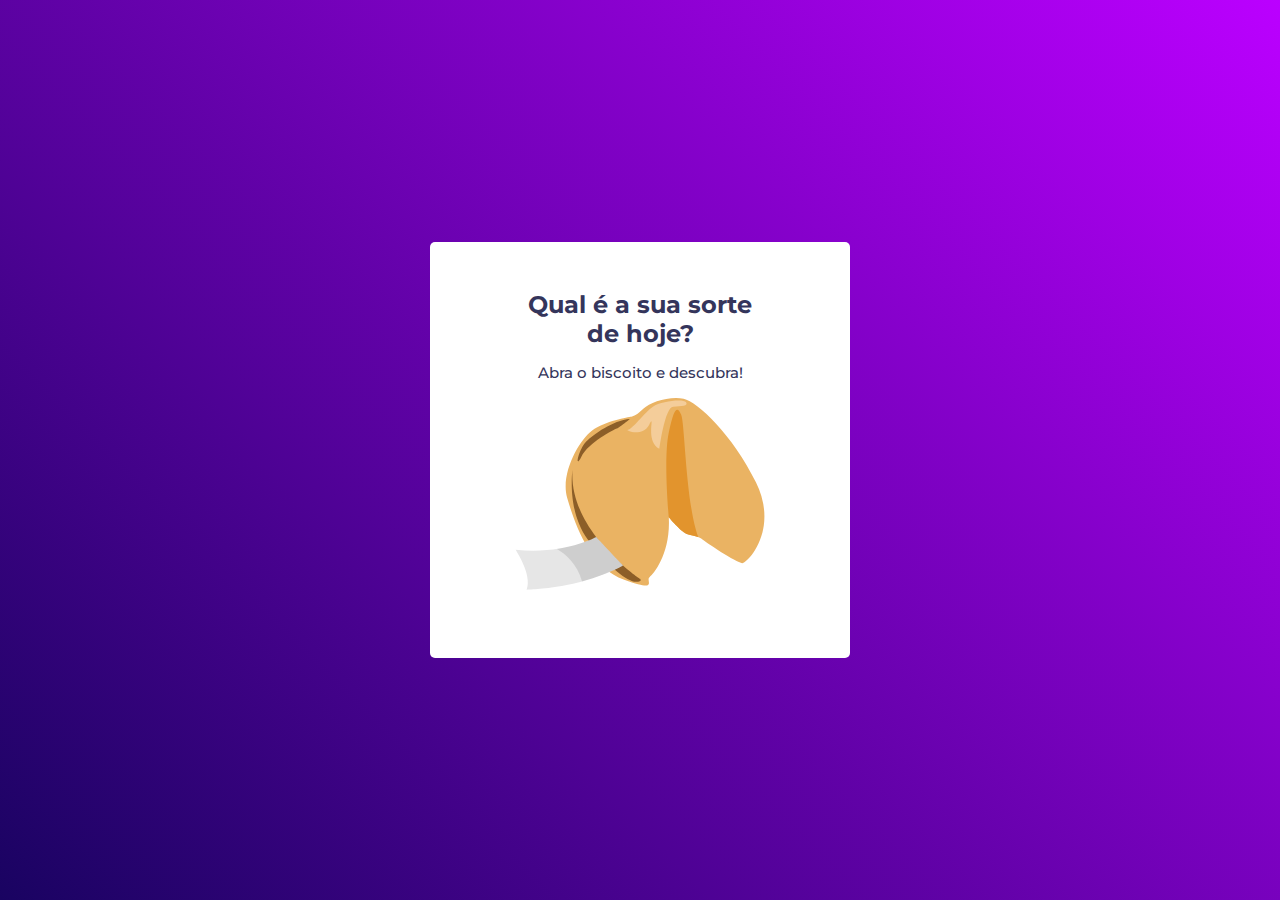
<file: biscoito_da_sorte/index.html>
<!DOCTYPE html>
<html lang="pt-br">
<head>
    <meta charset="UTF-8">
    <meta name="viewport" content="width=device-width, initial-scale=1.0">

    <link rel="preconnect" href="https://fonts.googleapis.com">
    <link rel="preconnect" href="https://fonts.gstatic.com" crossorigin>
    <link href="https://fonts.googleapis.com/css2?family=Dancing+Script:wght@400..700&family=Montserrat:ital,wght@0,100..900;1,100..900&display=swap" rel="stylesheet">

    <link rel="stylesheet" href="style.css">

    <title>Biscoito da Sorte</title>
</head>
<body>
    <div id="main-box">

        <div class="screen1">
            <h1>Qual é a sua sorte<br>de hoje?</h1>
            <h2>Abra o biscoito e descubra!</h2>
            <button onclick="swapScreens()"><img src="images/cookie.svg" alt=""></button>
        </div>

        <div class="screen2 hide">
            <h1>Aqui está sua sorte<br>de hoje:</h1>
            <div id="sorte">
                <p>Se alguém está tão cansado que não possa te dar um sorriso, deixa-lhe o teu.</p>
            </div>
            <img src="./images/opened-cookie.svg" alt="">
            <button onclick="swapScreens()">Abrir outro biscoito</button>
        </div>
    
    </div>
</body>
<script src="./main.js"></script>
</html>
</file>
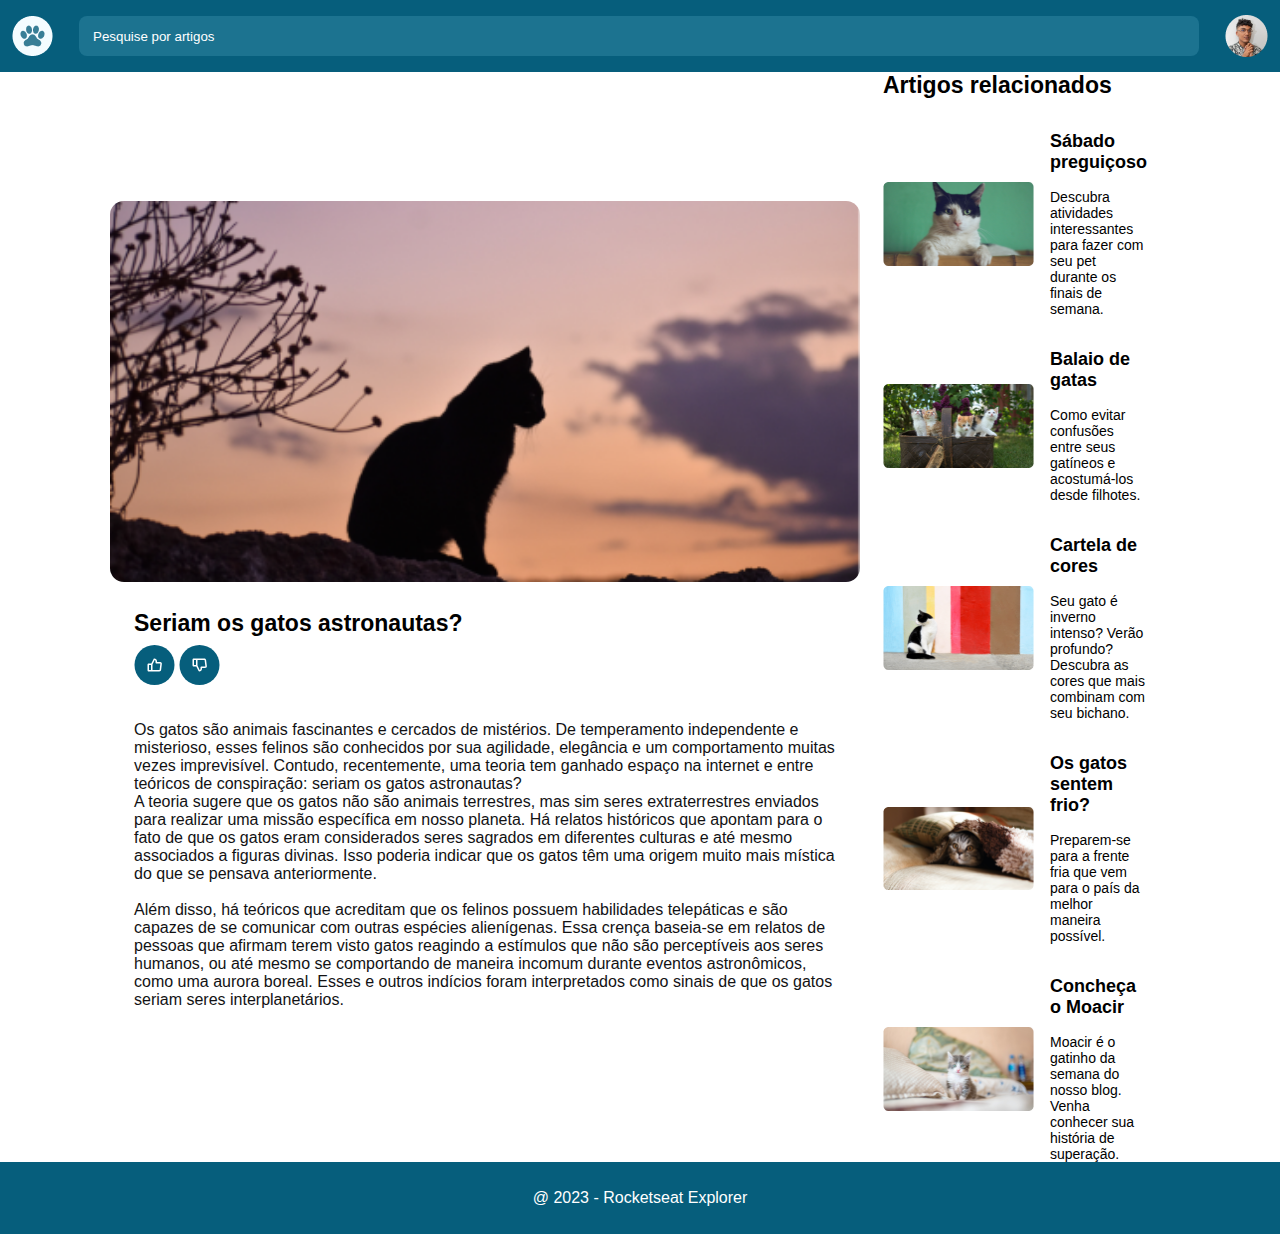
<file: blog_gatos/index.html>
<!DOCTYPE html>
<html lang="pt-br">
<head>
    <meta charset="UTF-8">
    <meta name="viewport" content="width=device-width, initial-scale=1.0">
    <title>Blog de gatos</title>

    <link rel="stylesheet" href="style.css">
</head>
<body>
    <div class="blog">
        <header>
            <img src="assets/paw.png" alt="logo da página">
            
            <form>
                <div class="input-wrapper">
                    <label for="search-box">Pesquise por artigos</label>
                    <input type="text" id="search-box" placeholder="Pesquise por artigos">
                </div>
            </form>
            
            <img src="assets/Jojo.png" alt="imagem de avatar">
        </header>
        <main>
            <div class="content">
                <img src="assets/gato_1.png" alt="imagem de um gato preto no por do sol">
                <nav class="text">
                    <h1>Seriam os gatos astronautas?</h1>
                    <ul>
                        <img src="assets/thumb_down.svg" alt="imagem de um polegar para cima" style="transform: scaleY(-1);">
                        <img src="assets/thumb_down.svg" alt="imagem de um polegar para baixo">
                    </ul>

                    <p>
                        Os gatos são animais fascinantes e cercados de mistérios. 
                        De temperamento independente e misterioso, esses felinos são conhecidos por sua agilidade, 
                        elegância e um comportamento muitas vezes imprevisível. 
                        Contudo, recentemente, uma teoria tem ganhado espaço na internet e entre teóricos de conspiração: 
                        seriam os gatos astronautas? <br>
                        A teoria sugere que os gatos não são animais terrestres, 
                        mas sim seres extraterrestres enviados para realizar uma missão específica em nosso planeta. 
                        Há relatos históricos que apontam para o fato de que os gatos eram considerados seres sagrados em diferentes culturas 
                        e até mesmo associados a figuras divinas. 
                        Isso poderia indicar que os gatos têm uma origem muito mais mística do que se pensava anteriormente. <br>
                        <br>
                        Além disso, há teóricos que acreditam que os felinos possuem habilidades telepáticas 
                        e são capazes de se comunicar com outras espécies alienígenas. Essa crença baseia-se em relatos de pessoas que afirmam 
                        terem visto gatos reagindo a estímulos que não são perceptíveis aos seres humanos, 
                        ou até mesmo se comportando de maneira incomum durante eventos astronômicos, 
                        como uma aurora boreal. Esses e outros indícios foram interpretados como sinais de que os gatos seriam seres interplanetários.
                    </p>
                </nav>
            </div>
            <div class="related">
                <h1>Artigos relacionados</h1>

                <div class="article">
                    <img src="assets/art_1.png" alt="Imagem de um gato">
                    <ul>
                        <li>
                            <h2>Sábado preguiçoso</h2>                            
                        </li>
                        <li>
                            <p>Descubra atividades 
                                interessantes para fazer com seu pet durante os 
                                finais de semana.</p>
                        </li>
                    </ul>
                </div>

                <div class="article">
                    <img src="assets/art_2.png" alt="Imagem de um gato">
                    <ul>
                        <li>
                            <h2>Balaio de gatas</h2>
                        </li>
                        <li>
                            <p>Como evitar confusões entre seus 
                                gatíneos e acostumá-los desde filhotes.</p>
                        </li>
                    </ul>
                </div>

                <div class="article">
                    <img src="assets/art_3.png" alt="Imagem de um gato">
                    <ul>
                        <li>
                            <h2>Cartela de cores</h2>
                        </li>
                        <li>
                            <p>Seu gato é inverno intenso? 
                                Verão profundo? Descubra as cores que mais 
                                combinam com seu bichano.</p>
                        </li>
                    </ul>
                </div>

                <div class="article">
                    <img src="assets/art_4.png" alt="Imagem de um gato">
                    <ul>
                        <li>
                            <h2>Os gatos sentem frio?</h2>
                        </li>
                        <li>
                            <p>Preparem-se para a frente fria que vem 
                                para o país da melhor maneira possível.</p>
                        </li>
                    </ul>
                </div>

                <div class="article">
                    <img src="assets/art_5.png" alt="Imagem de um gato">
                    <ul>
                        <li>
                            <h2>Concheça o Moacir</h2>
                        </li>
                        <li>
                            <p>Moacir é o gatinho da semana do nosso blog. 
                                Venha conhecer sua história de superação.</p>
                        </li>
                    </ul>
                </div>
            </div>
        </main>
        <footer>@ 2023 - Rocketseat Explorer</footer>
    </div>
</body>
</html>
</file>
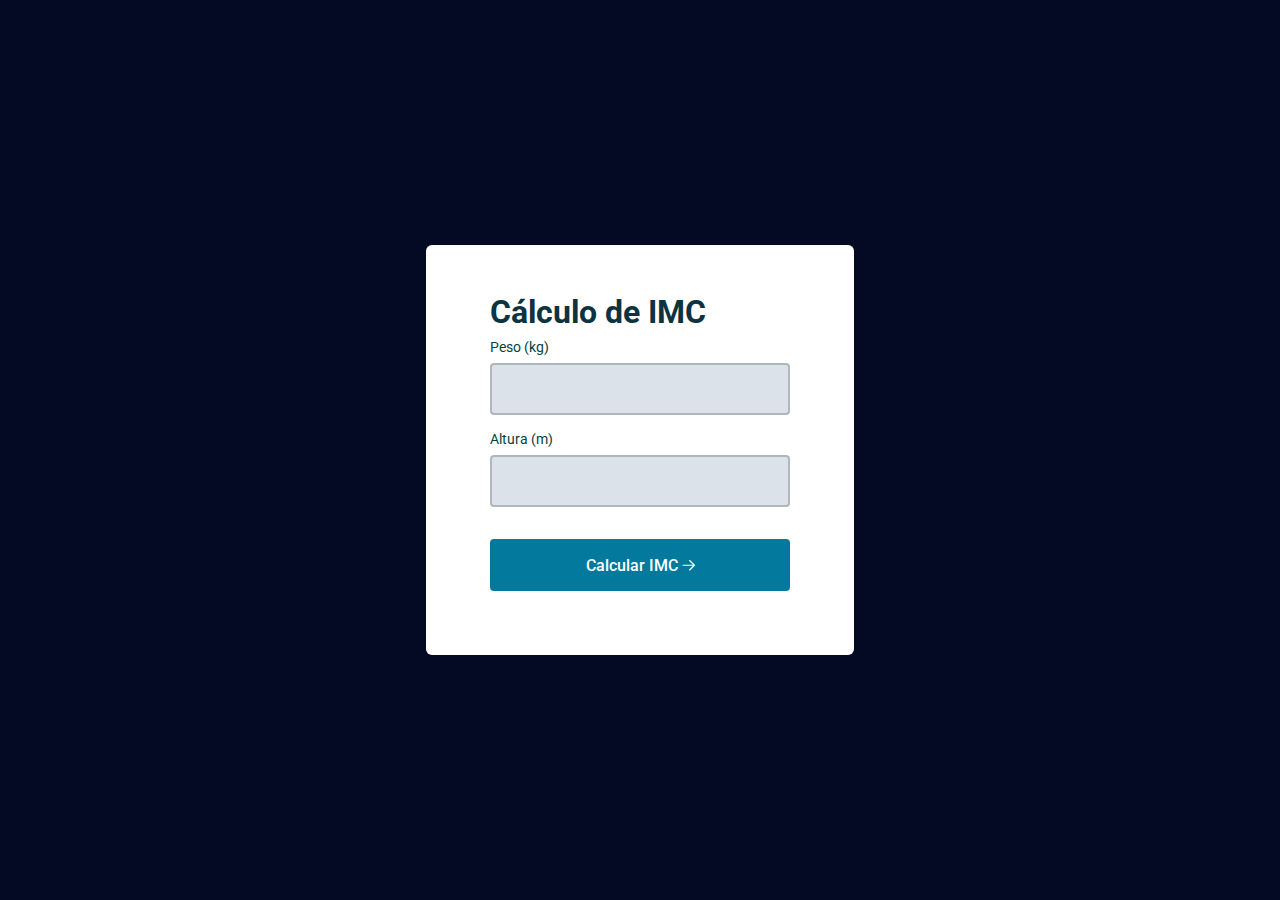
<file: calculadora_imc/index.html>
<!DOCTYPE html>
<html lang="pt-br">
<head>
    <meta charset="UTF-8">
    <meta name="viewport" content="width=device-width, initial-scale=1.0">

    <link rel="preconnect" href="https://fonts.googleapis.com">
    <link rel="preconnect" href="https://fonts.gstatic.com" crossorigin>
    <link href="https://fonts.googleapis.com/css2?family=Roboto:ital,wght@0,100;0,300;0,400;0,500;0,700;0,900;1,100;1,300;1,400;1,500;1,700;1,900&display=swap" rel="stylesheet">

    <script src="./js/main.js" type="module" defer></script>

    <link rel="stylesheet" href="style.css">
    <title>Calculadora de IMC</title>
</head>
<body>
    <div class="error-popup hide">Erro</div>
    <div class="popup-wrapper hide">
        <div id="popup">
            <h1>Seu imc é de 00.00</h1>
            <button id="close-popup"><img src="images/close.svg" alt=""></button>
        </div>
    </div>
    <main>
        <h1>Cálculo de IMC</h1>

        <form>

            <div class="input-wrapper">
                <label for="weight">Peso (kg)</label>
                <input type="text" id="weight" autocomplete="off">
            </div>
    
            <div class="input-wrapper">
                <label for="height">Altura (m)</label>
                <input type="text" id="height" autocomplete="off">
            </div>

            <button type="submit" id="calc-button">Calcular IMC <img src="images/arrow.svg" alt=""></button>

        </form>
    </main>
</body>
</html>
</file>
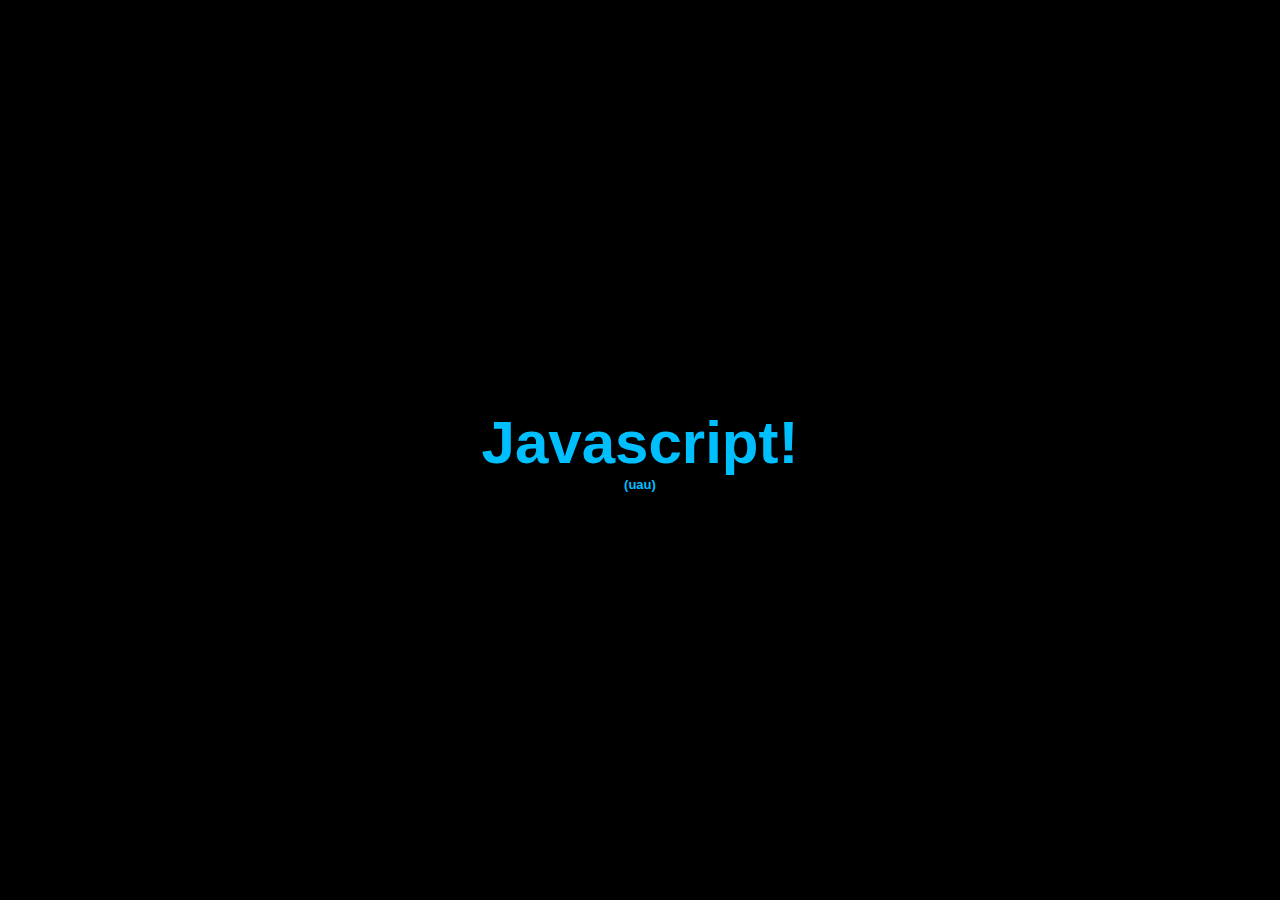
<file: calculadora_js/index.html>
<!DOCTYPE html>
<html lang="en">
<head>
    <meta charset="UTF-8">
    <meta name="viewport" content="width=device-width, initial-scale=1.0">

    <link rel="stylesheet" href="style.css">

    <title>Javascript</title>
</head>
<body>
    <div>
        <h1>Javascript!</h1>
        <h2>(uau)</h2>
    </div>
    <script src="coisa.js"></script>
</body>
</html>
</file>
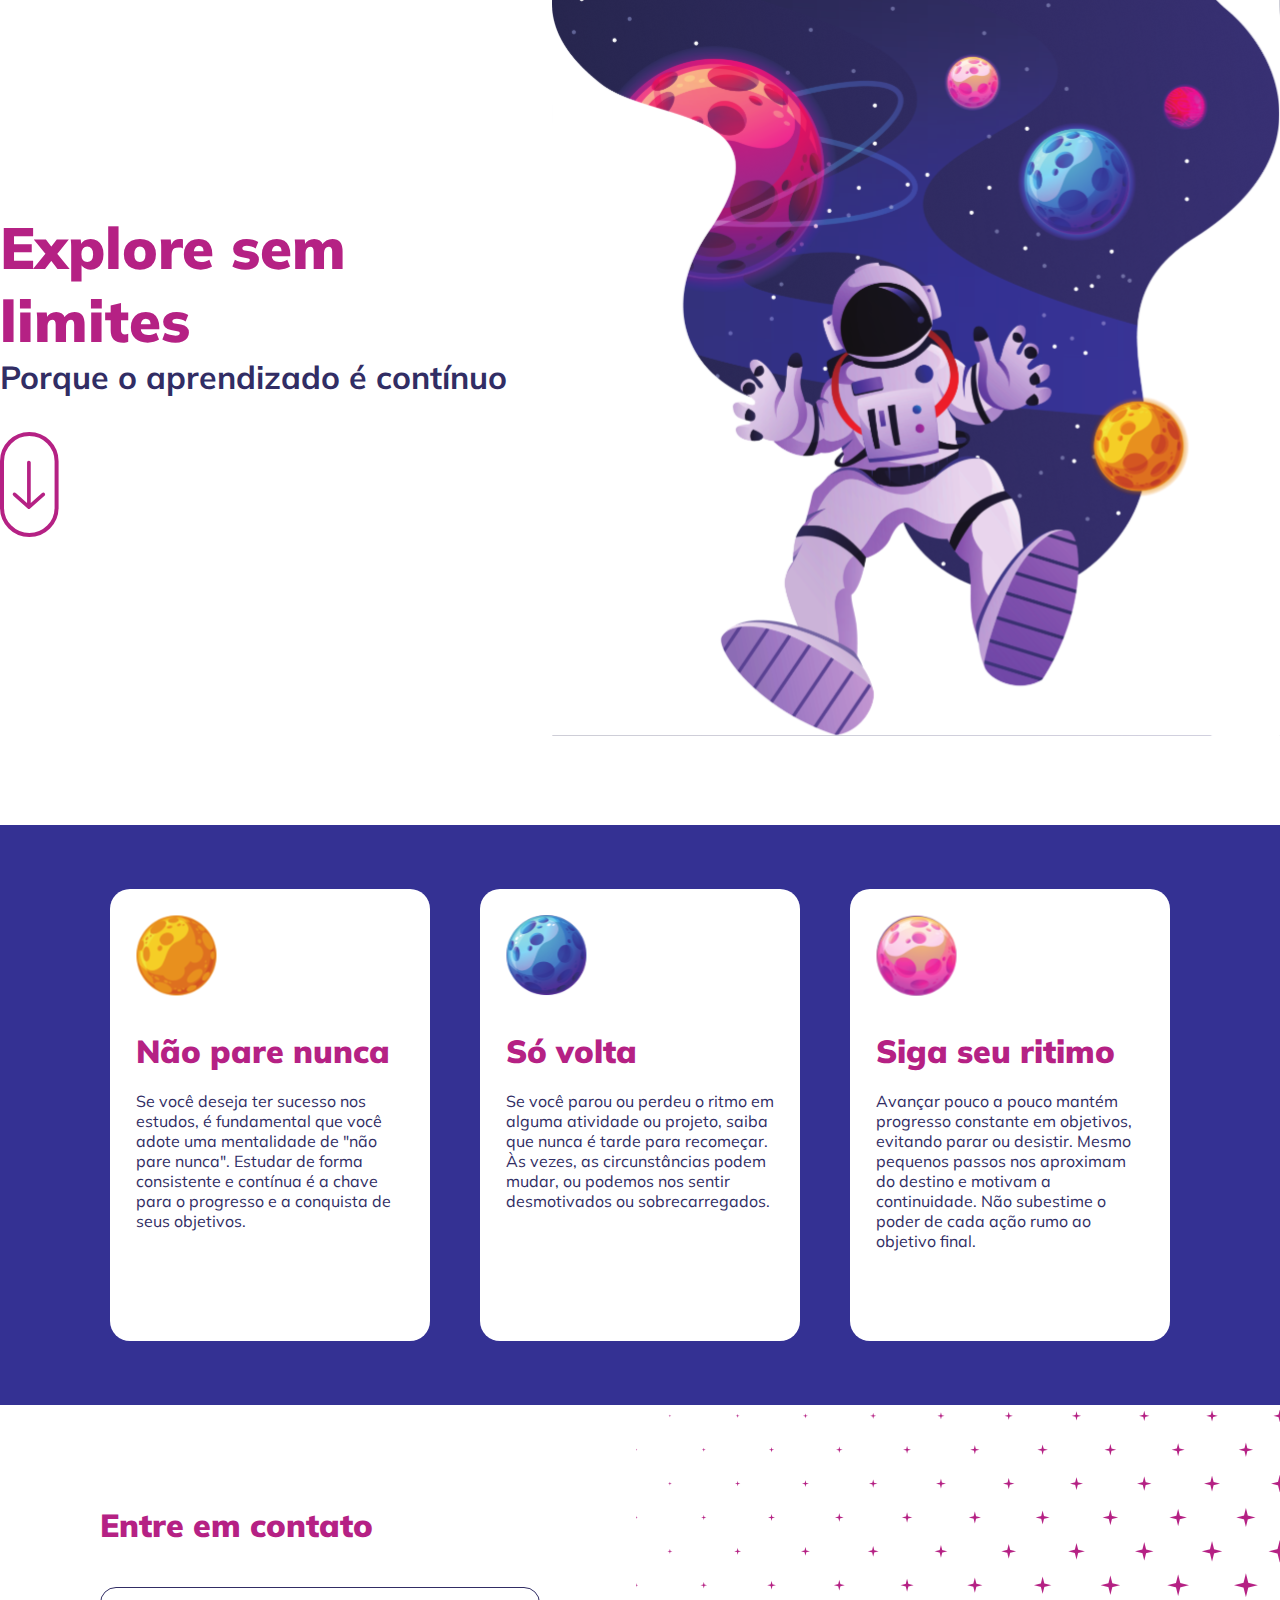
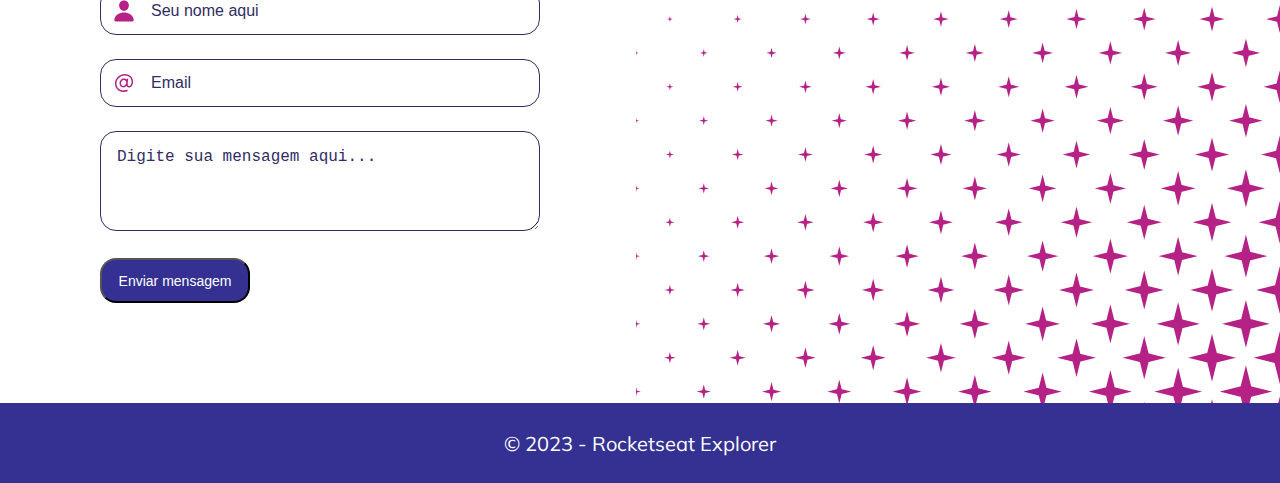
<file: explore_sem_limites/index.html>
<!DOCTYPE html>
<html lang="pt-br">
<head>
    <meta charset="UTF-8">
    <meta name="viewport" content="width=device-width, initial-scale=1.0">

    <link rel="preconnect" href="https://fonts.googleapis.com">
<link rel="preconnect" href="https://fonts.gstatic.com" crossorigin>
<link href="https://fonts.googleapis.com/css2?family=Mulish:ital,wght@0,200..1000;1,200..1000&display=swap" rel="stylesheet">

    <link rel="stylesheet" href="style.css">

    <title>Explore sem Limites</title>
</head>
<body>

    <header>
        <img src="imagens/astronaut.svg" alt="desenho de um astronauta" id="astronaut">
        <div>
            <ul>
                <li><h1>Explore sem limites</h1></li>
                <li><h2>Porque o aprendizado é contínuo</h2></li>
            </ul>
            <img src="imagens/arrow.svg" alt="seta para baixo">
        </div>
    </header>

    <main>
        <div class="window">
            <img src="imagens/yellow_planet.svg" alt="desenho de um planeta amarelo">
            <nav>
                <h1>Não pare nunca</h1>
                <p>Se você deseja ter sucesso nos estudos, é fundamental que você adote uma mentalidade de "não pare nunca". Estudar de forma consistente e contínua é a chave para o progresso e a conquista de seus objetivos.</p>
            </nav>
        </div>

        <div class="window">
            <img src="imagens/blue_planet.svg" alt="desenho de um planeta azul">
            <nav>
                <h1>Só volta</h1>
                <p>Se você parou ou perdeu o ritmo em alguma atividade ou projeto, saiba que nunca é tarde para recomeçar. Às vezes, as circunstâncias podem mudar, ou podemos nos sentir desmotivados ou sobrecarregados.</p>
            </nav>
        </div>

        <div class="window">
            <img src="imagens/pink_planet.svg" alt="desenho de um planeta rosa">
            <nav>
                <h1>Siga seu ritimo</h1>
                <p>Avançar pouco a pouco mantém progresso constante em objetivos, evitando parar ou desistir. Mesmo pequenos passos nos aproximam do destino e motivam a continuidade. Não subestime o poder de cada ação rumo ao objetivo final.</p>
            </nav>
        </div>

    </main>
    <form id="message-form">
        <div class="fieldset-wrapper">
            <legend>
                Entre em contato
            </legend>
            
            <nav class="input-wrapper">
                <label for="user-name">Seu nome</label>
                <input type="text" id="user-name" placeholder="Seu nome aqui">
                <img src="imagens/person.svg" alt="">
            </nav>
            
            <nav class="input-wrapper">
                <label for="user-email">Email</label>
                <input type="text" id="user-email" placeholder="Email">
                <img src="imagens/at.svg" alt="">
            </nav>
            
            <nav class="input-wrapper">
                <label for="user-message">Digite sua mensagem aqui...</label>
                <textarea id="user-message" placeholder="Digite sua mensagem aqui..."></textarea>
            </nav>
            
            <input type="submit" class="button" form="message-form" value="Enviar mensagem"></input>
        </div>    
        <img src="imagens/stars.svg" alt="" id="stars">
            
        </form>
        
        <footer>
        <p> © 2023 - Rocketseat Explorer</p>
    </footer>
</body>
</html>
</file>
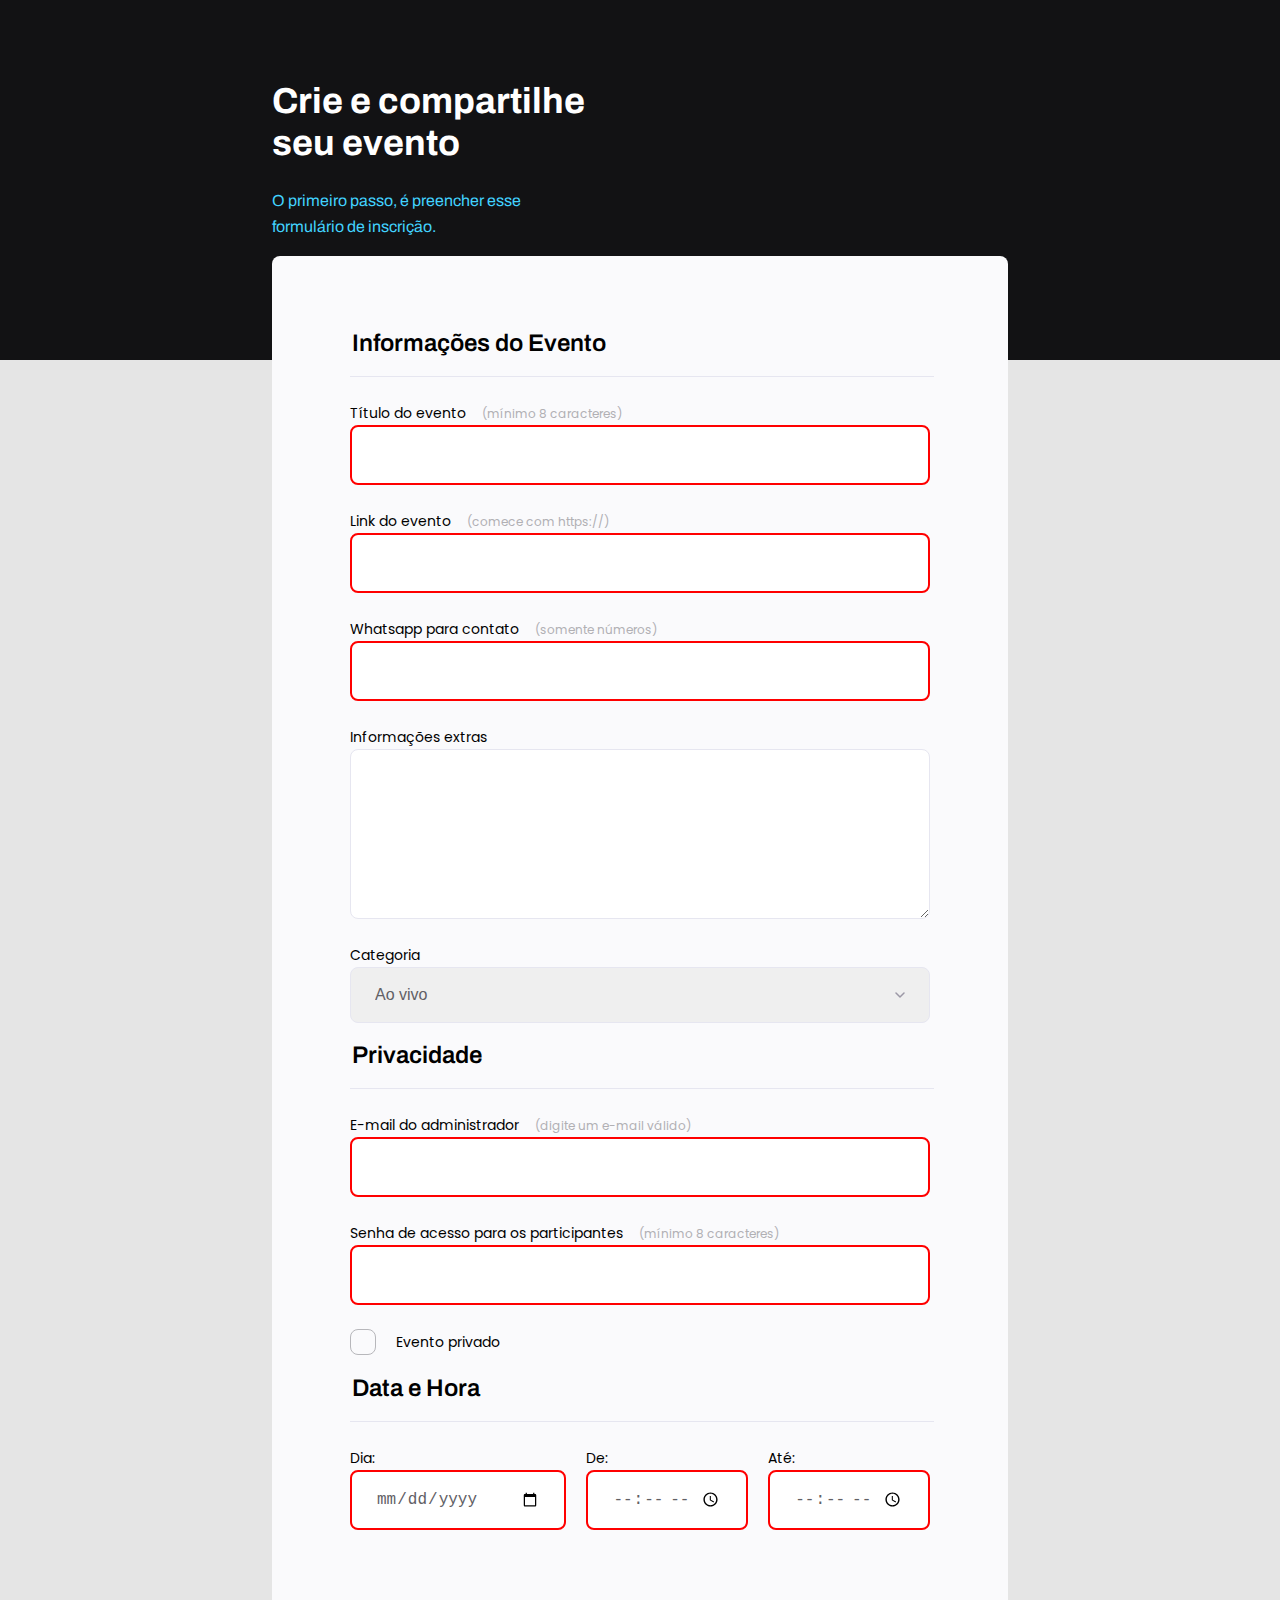
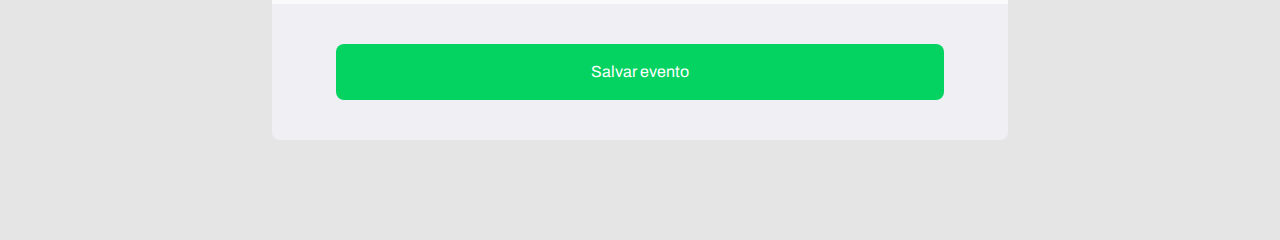
<file: formulario/index.html>
<!DOCTYPE html>
<html lang="pt-br">
<head>
    <meta charset="UTF-8">
    <meta name="viewport" content="width=device-width, initial-scale=1.0">
    <title>Crie seu evento</title>

    <link rel="stylesheet" href="style.css">

    <link rel="preconnect" href="https://fonts.googleapis.com">
    <link rel="preconnect" href="https://fonts.gstatic.com" crossorigin>
    <link href="https://fonts.googleapis.com/css2?family=Archivo:ital,wght@0,100..900;1,100..900&family=Poppins:ital,wght@0,100;0,200;0,300;0,400;0,500;0,600;0,700;0,800;0,900;1,100;1,200;1,300;1,400;1,500;1,600;1,700;1,800;1,900&display=swap" rel="stylesheet">

</head>
<body>
    <div class="page">

        <header>
            <h1>
                Crie e compartilhe <br>
                seu evento
            </h1>
            <p>
                O primeiro passo, é preencher esse <br>
                formulário de inscrição.
            </p>
        </header>

        <form id="my-form">
            <fieldset>
                <div class="fieldset-wrapper">
                    <legend>Informações do Evento</legend>

                    <div class="input-wrapper">
                        <label for="event-title">Título do evento <span>(mínimo 8 caracteres)</span></label>
                        <Input type="text" id="event-title" required minlength="8"></Input>
                    </div>

                    <div class="input-wrapper">
                        <label for="event-link">Link do evento <span>(comece com https://)</span></label>
                        <Input type="url" id="event-link" required></Input>
                    </div>

                    <div class="input-wrapper">
                        <label for="event-whatsapp">Whatsapp para contato <span>(somente números)</span></label>
                        <Input type="number" id="event-whatsapp" required></Input>
                    </div>

                    <div class="input-wrapper">
                        <label for="event-info">Informações extras</label>
                        <textarea id="event-info"></textarea>
                    </div>

                    <div class="input-wrapper">
                        <label for="event-category">Categoria</label>
                        <select id="event-category">
                            <option value="live">Ao vivo</option>
                            <option value="podcast">Podcast</option>
                            <option value="mentorship">Mentoria</option>
                        </select>
                    </div>

                </div>
            </fieldset>

            <fieldset>
                <div class="fieldset-wrapper">
                    <legend>Privacidade</legend>

                    <div class="input-wrapper">
                        <label for="event-email">E-mail do administrador <span>(digite um e-mail válido)</span></label>
                        <Input type="email" id="event-email" required></Input>
                    </div>

                    <div class="input-wrapper">
                        <label for="event-password">Senha de acesso para os participantes <span>(mínimo 8 caracteres)</span></label>
                        <Input type="password" id="event-password" required minlength="8"></Input>
                    </div>

                    <div class="checkbox-wrapper">
                        <Input type="checkbox" id="event-private"></Input>
                        <label for="event-private">Evento privado</label>
                    </div>

                </div>
            </fieldset>

            <fieldset>
                <div class="fieldset-wrapper">
                    <legend>Data e Hora</legend>

                    <div class="col-3">

                        <div class="input-wrapper">
                            <label for="event-date">Dia:</label>
                            <Input type="date" id="event-date" required></Input>
                        </div>
    
                        <div class="input-wrapper">
                            <label for="event-begin">De:</label>
                            <Input type="time" id="event-begin" required></Input>
                        </div>

                        <div class="input-wrapper">
                            <label for="event-end">Até:</label>
                            <Input type="time" id="event-end" required></Input>
                        </div>

                    </div>
                </div>
            </fieldset>

        </form>

        <footer>
            <input type="submit" class="button" form="my-form" value="Salvar evento">
        </footer>

    </div>    
</body>
</html>
</file>
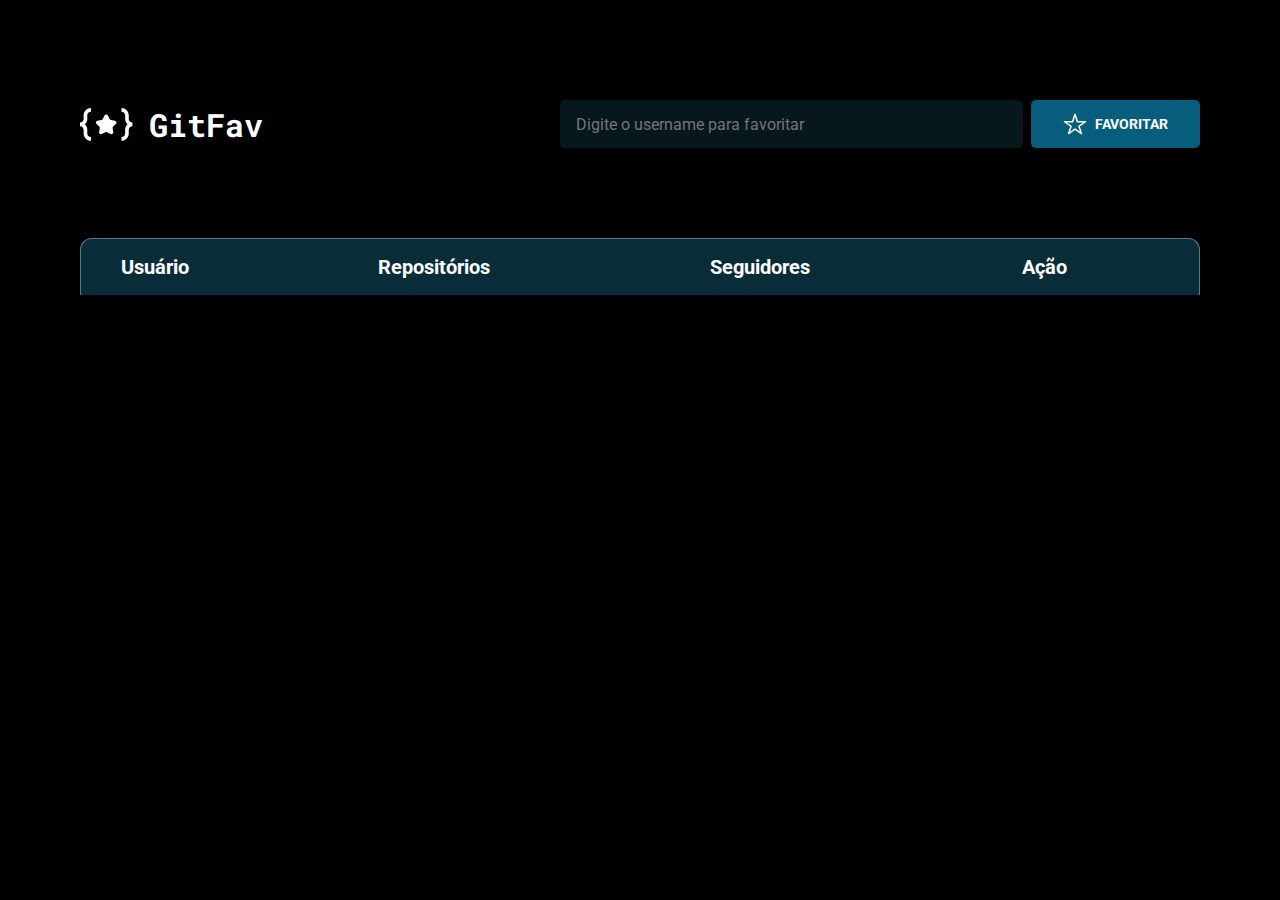
<file: gitfav/index.html>
<!DOCTYPE html>
<html lang="pt-br">
<head>
    <meta charset="UTF-8">
    <meta name="viewport" content="width=device-width, initial-scale=1.0">

    <link rel="preconnect" href="https://fonts.googleapis.com">
    <link rel="preconnect" href="https://fonts.gstatic.com" crossorigin>
    <link href="https://fonts.googleapis.com/css2?family=Roboto+Mono:ital,wght@0,100..700;1,100..700&family=Roboto:ital,wght@0,100..900;1,100..900&display=swap" rel="stylesheet">

    <link rel="stylesheet" href="style.css">

    <link rel="shortcut icon" href="assets/icon.svg" type="image/x-icon">

    <script src="./js/main.js" type="module" defer></script>

    <title>GitFav</title>
</head>
<body>
    <div id="app">

        <header>
            <span id="logo">
                <img src="assets/icon.svg" alt="Logo">
                <span>GitFav</span>
            </span>

            <div id="search">
                <input type="text" placeholder="Digite o username para favoritar">
                <button>
                    <img src="assets/fav_star.svg" alt="Imagem de uma estrela">Favoritar
                </button>
            </div>
        </header>

        <table>
            <thead>
                <tr>
                    <th>Usuário</th>
                    <th>Repositórios</th>
                    <th>Seguidores</th>
                    <th>Ação</th>
                </tr>                
            </thead>

            <tbody>               
            </tbody>
        </table>
        <div id="empty-state">
            <div>
                <img src="assets/empty_star.svg" alt="">
                <span>Nenhum favorito ainda</span>
            </div>
        </div>

    </div>    
</body>
</html>
</file>
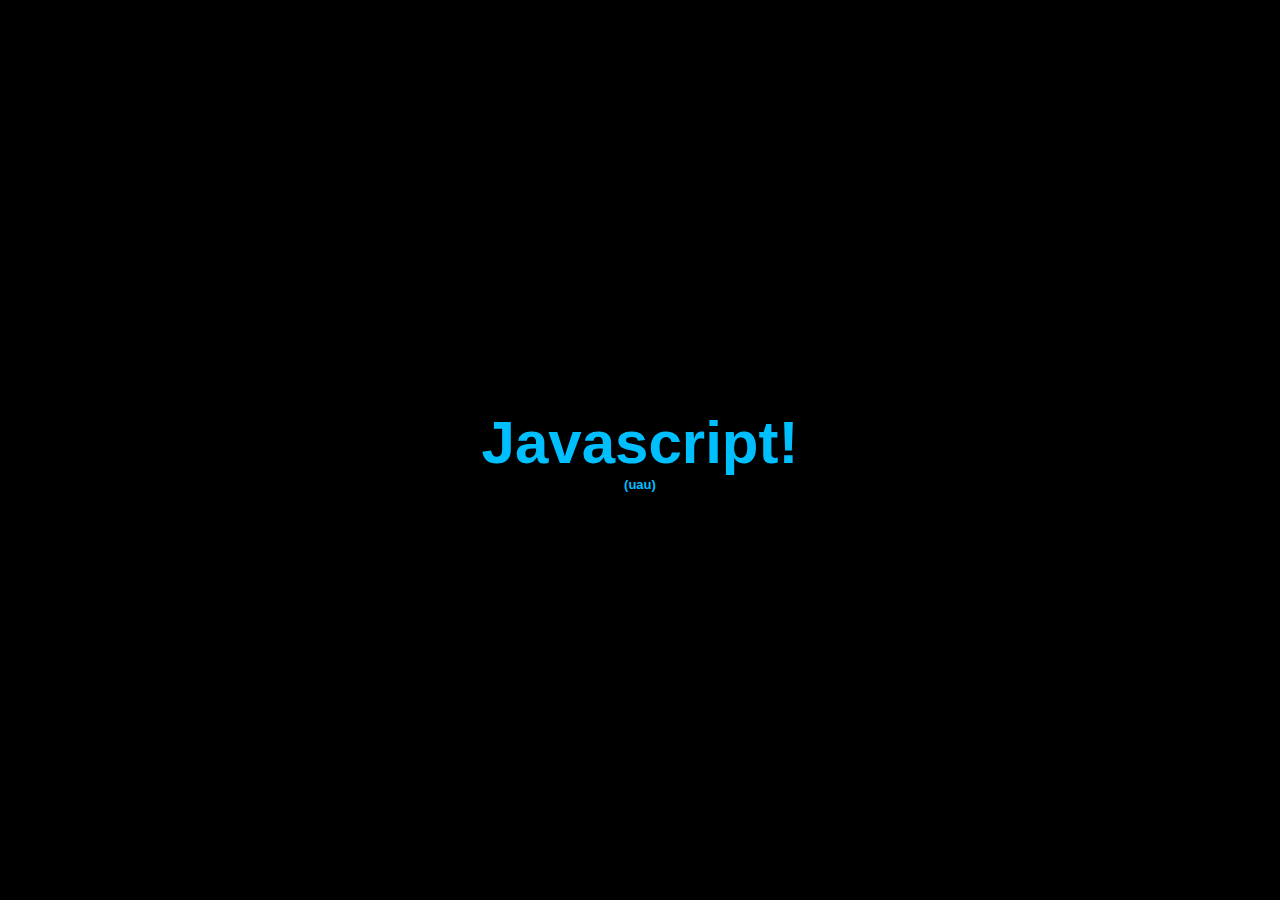
<file: intensivao/index.html>
<!DOCTYPE html>
<html lang="en">
<head>
    <meta charset="UTF-8">
    <meta name="viewport" content="width=device-width, initial-scale=1.0">

    <link rel="stylesheet" href="style.css">

    <title>Javascript</title>
</head>
<body>
    <div>
        <h1>Javascript!</h1>
        <h2>(uau)</h2>
    </div>
    <script src="main.js"></script>
</body>
</html>
</file>
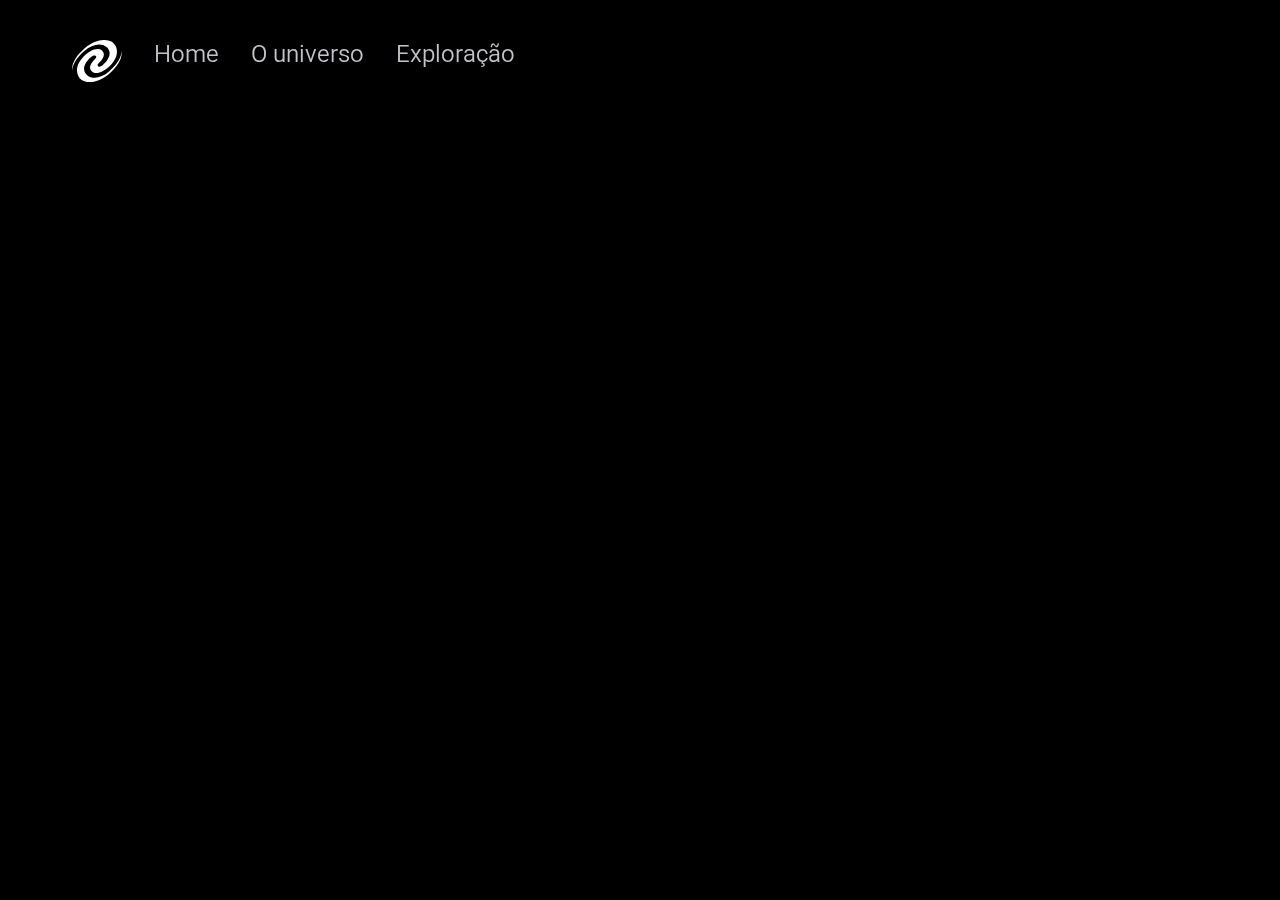
<file: universo/index.html>
<!DOCTYPE html>
<html lang="pt-br">
<head>
    <meta charset="UTF-8">
    <meta name="viewport" content="width=device-width, initial-scale=1.0">

    <link rel="preconnect" href="https://fonts.googleapis.com">
    <link rel="preconnect" href="https://fonts.gstatic.com" crossorigin>
    <link href="https://fonts.googleapis.com/css2?family=Roboto:ital,wght@0,100..900;1,100..900&display=swap" rel="stylesheet">

    <link rel="stylesheet" href="style.css">
    <link rel="shortcut icon" href="assets/universe.svg" type="image/x-icon">
    <title>Explore o Universo</title>
</head>
<body>

    <header>
        <img src="assets/universe.svg" alt="">
        <a href="/" id="/" onclick="route()">Home</a>
        <a href="/universe" id="/universe" onclick="route()">O universo</a>
        <a href="/exploration" id="/exploration" onclick="route()">Exploração</a>
    </header>

    <div id="app"></div>
    
</body>
<script src="./js/index.js" type="module"></script>
</html>
</file>
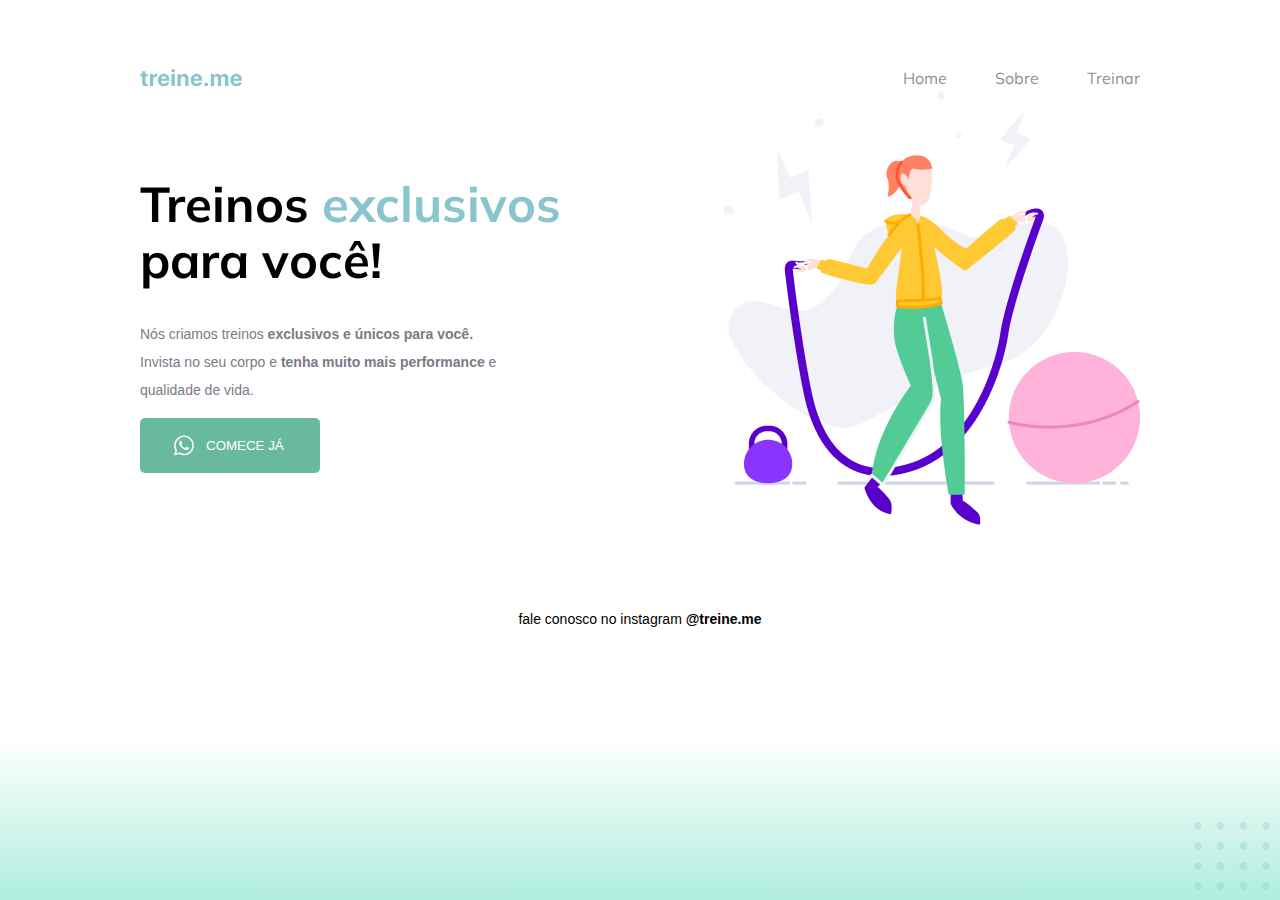
<file: treine-me/projeto_3.html>
<!DOCTYPE html>
<html lang="pt-br">
<head>
    <meta charset="UTF-8">
    <meta name="viewport" content="width=device-width, initial-scale=1.0">
    <title>Treine me</title>

    <link rel="stylesheet" href="projeto_03.css">

    <link rel="preconnect" href="https://fonts.googleapis.com">
    <link rel="preconnect" href="https://fonts.gstatic.com" crossorigin>

    <link href="https://fonts.googleapis.com/css2?family=Mulish:ital,wght@0,200..1000;1,200..1000&display=swap" rel="stylesheet">
    

</head>
<body>


<div class="page">
    
    <nav>
        <a href="#" id="logo">
            <img src="Logo.svg" alt="Logo Treine.me">
        </a>

        <ul>
            <li><a href="#">Home</a></li>
            <li><a href="#">Sobre</a></li>
            <li><a href="#">Treinar</a></li>
        </ul>
    </nav>
    

    <main>
        <section class="text">
            <h1>Treinos <span>exclusivos</span> <br> para você!</h1>

            <p>Nós criamos treinos <strong>exclusivos e únicos para você.</strong> <br>
                Invista no seu corpo e <strong>tenha muito mais performance</strong> e <br>
                qualidade de vida.
            </p>

            <button>
                <img src="wpp.svg" alt="ícone do whatsapp">
                Comece já
            </button>
        </section>

        <img src="jump.png" alt="mulher pulando corda">
    </main>

    <footer>
        fale conosco no instagram <a href="https://instagram.com/treine.me" target="_blank">@treine.me</a>
    </footer>
</div>

<img src="balls_3.svg" id="balls" alt="bolinhas decorativas azuladas no canto da tela">
    
</body>
</html>
</file>
<file: biscoito_da_sorte/style.css>
* {
    margin: 0;
    padding: 0;
    box-sizing: border-box;
    transition: .2s;
}

:root {
    font-size: 62.5%;
}

.hide {
    display: none;
}

body {
    font-size: 1.6rem;
    height: 100vh;
    background: rgb(25,3,97);
    background: linear-gradient(45deg, rgba(25,3,97,1) 0%, rgba(187,0,255,1) 100%);
    display: grid;
    font-family: 'Montserrat';
}

#main-box {
    width: 420px;
    background: white;
    border-radius: 5px;
    place-self: center;
    padding: 4.8rem 6.4rem 6.4rem;
}

.screen1, .screen2 {
    height: 100%;
    text-align: center;
}

.screen1 h1, .screen2 h1 {
    font-size: 2.4rem;
    color: #34355B;
}

.screen1 h2 {
    font-size: 1.5rem;
    color: #34355B;
    margin: 1.5rem 0;
    font-weight: 500;
}

.screen1 button {
    border: none;
    background: transparent;
}

.screen1 button:hover {
    cursor: pointer;
    animation: jitter .15s;
    animation-iteration-count: infinite;
}

#sorte {
    margin-top: 1.7rem;
    background: #E4EDF1;
    color: #000000;
    font-size: 2.4rem;
    font-family: 'Dancing Script';
    box-shadow: 0px 2px 4px rgba(0, 0, 0, 0.5);
    animation: hoverUp 1s;
}

.screen2 img {
    margin: 6rem 0;
}

.screen2 button {
    padding: 1.6rem;
    border: none;
    border-radius: .4rem;
    color: #FFFFFF;
    background: #FF9500;
    animation: popIn 2s;
}

.screen2 button:hover {
    background: #f8ae47;
    cursor: pointer;
}



@keyframes jitter {
    0% {
        transform: rotate(-5deg);
    }
    50% {
        transform: rotate(5deg);
    }
    100% {
        transform: rotate(-5deg);
    }
}

@keyframes hoverUp{
    0% {
        transform: translateY(+150%) scale(.5);
        opacity: 25%;
    }
    100% {
        transform: translateY(+0) scale(1);
        opacity: 100;
    }
}

@keyframes popIn {
    0% {
        opacity: 0%;
    }
    50% {
        opacity: 0%;        
    }
    100% {
        opacity: 100%;        
    }
}
</file>
<file: blog_gatos/style.css>
* {
    margin: 0;
    padding: 0;
    box-sizing: border-box;
}

:root {
    font-size: 62.5%;
    --background-blue: #065E7C;
}

body {
    font-size: 1.6rem;
    font-family: 'Mulish', sans-serif;
}

header {
    display: flex;
    align-items: center;

    width: 100%;
    height: 7.2rem;

    padding: 2.6rem 1.2rem 2.6rem;

    background: var(--background-blue);
}

header form {
    margin: 0 2.6rem;

    flex: 1;
}

.input-wrapper input {
    height: 4rem;
    width: 100%;

    color: white;

    background: #1c7390;
    border: none;
    border-radius: .8rem;
    padding-left: 1.4rem;
}

.input-wrapper input::placeholder {
    color: white;
}

.input-wrapper label {
    width: 1px;
    height: 1px;
    overflow: hidden;
    position: absolute;
}

main {
    overflow-y: scroll;
}

.content {
    max-width: 80rem;
    margin: auto;
}

.content > img {
    width: min(80rem, 100%);
    border-radius: 14px;
}

h1 {
    font-size: 2.3rem;
}

.text ul {
    margin-top: .8rem;
}

.content .text{
    padding: 2.4rem;
}

.text p {
    margin-top: 3.2rem;
    color: #121214;
}

.related {
    padding: 0 2.3rem;
    margin: auto;

    display: flex;
    flex-direction: column;
    flex-wrap: wrap;
    align-content: center;
}

.article {
    margin-top: 3.2rem;
    max-width: fit-content;
    display: flex;
    align-items: center;
}

.article img {
    margin-right: 1.6rem;
    max-width: 15.1rem;
    max-height: 8.4rem;
}

.article ul {
    list-style: none;
}

.article h2 {
    font-size: 1.8rem;

    margin-bottom: 1.6rem;
}

.article p {
    font-size: 1.4rem;
}

footer {
    width: 100%;
    height: 7.2rem;

    display: flex;
    align-items: center;
    justify-content: center;

    background: var(--background-blue);
    color: white;
}

@media (min-width: 1120px) {
    main {
        display: flex;
        padding: 0 11rem;
    }
}

header{
    animation: FromTop 600ms;
}

footer {
    animation: FromBottom 600ms;
}

* {
    animation: PopIn 600ms;
}

.article > img:hover {
    scale: 1.1;
}

@keyframes PopIn{
    from{
        opacity: 0;
    }
}

@keyframes FromTop{
    from{
        transform: translateY(-100%);
    }
}

@keyframes FromBottom{
    from{
        transform: translateY(+100%);
    }
}
</file>
<file: calculadora_imc/style.css>
* {
    margin: 0;
    padding: 0;
    box-sizing: border-box;
}

:root {
    font-size: 62.5%;
}

body {
    height: 100vh;
    background-color: #040924;
    display: grid;
    place-content: center;
    font-family: 'Roboto';
}

.error-popup {
    width: 100vw;
    height: 3.6rem;
    top: 0;
    background-color: #F03E3E;
    position: absolute;
    display: grid;
    place-content: center;
    font-size: 1.6rem;
    font-weight: 500;
    color: white;
    transition: transform .3s;
}

.error-popup.hide {
    transform: translateY(-3.6rem);
}

.popup-wrapper {
    width: 100vw;
    height: 100vh;
    position: absolute;
    display: grid;
    place-content: center;
    background-color: rgba(00, 00, 00, .5);
    transition: .2s;
}

.popup-wrapper.hide {
    opacity: 0;
    visibility: hidden;
}

#popup {
    position: relative;
    padding: 4.8rem 6.4rem 6.4rem 6.4rem;
    background-color: white;
    border-radius: .6rem;
}

#popup h1 {
    font-size: 3.2rem;
    color: #0C3440;
}

#close-popup {
    position: absolute;
    top: 1.6rem;
    right: 1.6rem;
    border: none;
    background: none;
}

#close-popup:hover {
    scale: 1.1;
}

button:hover {
    cursor: pointer;
}

main {
    width: 42.8rem;
    background-color: white;
    border-radius: .6rem;
    padding: 4.8rem 6.4rem 6.4rem 6.4rem;
}

main > h1 {
    font-size: 3.2rem;
    color: #0C3440;
    margin-bottom: .8rem;
}

label {
    font-size: 1.4rem;
    color: #00453A;
}

.input-wrapper input {
    width: 30rem;
    height: 5.2rem;
    padding: 1.6rem;
    font-family: 'Roboto';
    font-size: 1.6rem;
    color: rgba(73, 80, 87, .5);
    background-color: #DCE2E9;
    border: 2px solid rgba(73, 80, 87, .3);
    border-radius: .4rem;
    margin-top: .8rem;
    margin-bottom: 1.6rem;
    outline: none;
}

.input-wrapper input:focus {
    border: 2px solid #02799D;
    color: #212529;    
}

#calc-button {
    width: 30rem;
    height: 5.2rem;
    font-family: 'Roboto';
    font-size: 1.6rem;
    font-weight: 500;
    color: white;
    background-color: #02799D;
    border: none;
    border-radius: .4rem;
    margin-top: 1.6rem;
    transition: .2s;
}

#calc-button:hover {   
    background-color: #008bb5;
}
</file>
<file: calculadora_js/style.css>
* {
    padding: 0;
    margin: 0;
    box-sizing: border-box;
    background: black;
    color: deepskyblue;
}

html, body{
    height: 100%;
}

body, div {
    display: flex;
    flex-direction: column;
    align-items: center;
    justify-content: center;
    font-family: 'Gill Sans', 'Gill Sans MT', Calibri, 'Trebuchet MS', sans-serif;
}

h1 {
    font-size: 60px;
}

h2 {
    font-size: small;
    font-weight: 600;
}
</file>
<file: explore_sem_limites/style.css>
* {
    padding: 0;
    margin: 0;
    box-sizing: border-box;
}

:root {
    font-size: 62.5%;
}

body {
    font-family: 'Mulish', sans-serif;
}

header {
    display: flex;
    flex-direction: column;
    
    align-items: center;
    height: max(73rem);
}

header div {
    display: flex;
    flex-direction: column;
    align-items: center;
}

#astronaut {
    width: min(100%, 40rem);
}

header ul {
    display: flex;
    flex-direction: column;
    align-items: center;
    margin-top: 1.7rem;
    margin-bottom: 3.5rem;
    list-style: none;
}

h1, legend {
    font-size: 3.2rem;
    font-weight: 900;
    color: #B52184;
}

header h2, p {
    font-size: 2rem;
    color: #312D64;
}

main {
    background: #343193;
    display: grid;
    gap: 5rem;
    grid-template-rows: 1fr 1fr 1fr;

    margin-top: 9.5rem;
    padding: 5rem 4rem 5rem 4rem;
}

.window {
    background: white;
    padding: 2.6rem;
    border-radius: 2rem;
}

.window nav {
    margin-top: 3.2rem;
}

.window p {
    font-size: 1.6rem;
    margin-top: 2rem;
}

.fieldset-wrapper {
    padding: 8rem 4rem 8rem 4rem;
    align-self: center;
}

form legend {
    margin-bottom: 4.2rem;
}

.input-wrapper input, textarea {
    border-radius: 16px;
    border: #312D64 1px solid;
    width: 100%;
    height: 4.8rem;
    padding: 1.6rem 1.6rem 1.6rem 5rem;
    margin-bottom: 2.4rem;
}

form textarea {
    height: 10rem;
    padding: 1.6rem;
}

form input::placeholder, textarea::placeholder {
    color: #312D64;
    font-size: 1.6rem;
    font-weight: 500;
}

.input-wrapper {
    position: relative;
}

.input-wrapper label {
    width: 1px;
    height: 1px;
    overflow: hidden;
    position: absolute;
}

.input-wrapper input {
    display: block;
}

.input-wrapper img {
    position: absolute;
    top: 12px;
    left: 12px;
}

.button {
    background: #343193;
    color: white;
    font-size: 1.4rem;
    border-radius: 1.6rem;
    width: 15rem;
    height: 4.5rem;
}

footer {
    background: #343193;
    width: 100%;
    height: 8rem;

    display: flex;
    align-items: center;
    justify-content: center;
}

#stars {
    width: 0px;
    height: 0px;
}

footer p {
    color: white;
}


* {
    animation: fadeIn 500ms;
}


@keyframes fadeIn{
    from {
        opacity: 0%;
    }    
}

@media (min-width: 1000px) {

    header {
        flex-direction: row-reverse;
        justify-content: space-around;
    }

    header div > img {
        bottom: 0px;
    }

    #astronaut {
        width: min(100%, 73rem);
    }

    header ul {
        align-items: flex-start;
    }

    header h1 {
        font-size: 5.8rem;
    }

    header h2 {
        font-size: 3.2rem;
    }

    header div {
        justify-content: center;
        align-items: baseline;
        height: 100%;
    }

    main {
        grid-template-columns: 1fr 1fr 1fr;
        grid-template-rows: 1fr;

        padding: 6.4rem 11rem 6.4rem 11rem;

        height: 58rem;
    }

    #message-form {
        display: flex;
    }

    .fieldset-wrapper {
        width: 50%;
        padding: 10rem;
    }

    #stars {
        width: fit-content;
        height: fit-content;
        position: absolute;
        right: 0;
        z-index: -1;
    }
}
</file>
<file: formulario/style.css>
body {
    background: #E5E5E5;
    margin: 0;
    font-family: 'Poppins', sans-serif;
}

body::before {
    content: '';

    position: absolute;

    top: 0;
    left: 0;

    z-index: -1;

    width: 100%;
    height: 360px;
    background: #121214;
}

.page {
    width: 736px;
    margin: 0 auto;
}

header {
    width: 319px;

    margin-top: 80px;
}

header, h1 {
    font-family: 'Archivo',sans-serif;
    font-size: 36px;
    line-height: 42px;
    font-weight: bold;
    color: white;
}

header, p {
    font-size: 16px;
    line-height: 26px;
    font-weight: normal;

    color: #42D3FF;
}

form {
    background: #FAFAFC;

    min-height: 300px;
    border-radius: 8px 8px 0 0;

    padding: 64px;

    gap: 48px;
}

form legend {
    font-family: 'Archivo', sans-serif;
    font-weight: 600;
    font-size: 24px;
    line-height: 34px;

    padding-bottom: 16px;

    width: 100%;
    border-bottom: 1px #E6E6F0 solid;
}

fieldset {
    border: none;
}

.fieldset-wrapper {
    display: flex;
    flex-direction: column;
    gap: 24px;
}

.input-wrapper label,
.checkbox-wrapper label {
    font-size: 14px;
    line-height: 24px;
}

.input-wrapper {
    display: flex;
    flex-direction: column;
}

.input-wrapper label span {
    margin-left: 12px;

    font-size: 12px;
    line-height: 20px;
    color: #b1b0b4;
}

.input-wrapper label span:hover{
    color: #616065;
}

.input-wrapper input,
.input-wrapper textarea,
.input-wrapper select {
    border-radius: 8px;
    border: 1px solid #E6E6F0;

    height: 56px;

    padding: 0 24px;

    font-size: 16px;
    line-height: 26px;

    color: #616065;

}

.input-wrapper textarea {
    padding: 0;
    height: 168px;
}

.input-wrapper select {
    appearance: none;
    -webkit-appearance: none;

    background-image: url("data:image/svg+xml,%3Csvg width='10' height='6' viewBox='0 0 10 6' fill='none' xmlns='http://www.w3.org/2000/svg'%3E%3Cpath d='M1 1L5 5L9 1' stroke='%239C98A6' stroke-width='1.5' stroke-linecap='round' stroke-linejoin='round'/%3E%3C/svg%3E%0A");
    background-repeat: no-repeat;
    background-position: right 24px top 50%;    
}

.col-3 {
    display: flex;
    gap: 20px;
}

.col-3 > :nth-child(1){
    width: 100%;
}

.checkbox-wrapper label {
    display: flex;
    align-items: center;
    gap: 20px;
}

.checkbox-wrapper input{
    position: absolute;

    width: 24px;
    height: 24px;
    opacity: 0;
}

.checkbox-wrapper label::before{
    content: '';
    width: 24px;
    height: 24px;
    display: block;
    border: 1px solid #b7b7bb;
    border-radius: 8px;
}

.checkbox-wrapper input:checked + label::before {
    background-image: url("data:image/svg+xml,%3Csvg width='24' height='24' viewBox='0 0 24 24' fill='none' xmlns='http://www.w3.org/2000/svg'%3E%3Cg clip-path='url(%23clip0_5001_23)'%3E%3Cpath d='M9 16.17L4.83 12L3.41 13.41L9 19L21 7L19.59 5.59L9 16.17Z' fill='%2342D3FF'/%3E%3C/g%3E%3Cdefs%3E%3CclipPath id='clip0_5001_23'%3E%3Crect width='24' height='24' fill='white'/%3E%3C/clipPath%3E%3C/defs%3E%3C/svg%3E%0A");
}

.checkbox-wrapper input:focus + label::before {
    outline: 2px solid black;    
}

.checkbox-wrapper input:hover{
    cursor: pointer;
}

footer{
    background: #F0F0F4;
    border-radius: 0 0 8px 8px;
    

    display: flex;
    flex-direction: column;

    padding: 40px 64px;

    margin-bottom: 100px;
}

footer .button{
    font-family: 'Archivo', sans-serif;
    font-size: 16px;
    line-height: 26px;
    color: white;

    background: #04D361;
    border-radius: 8px;
    border: none;

    height: 56px;
}

footer .button:hover {
    background: #049043;
    cursor: pointer;
}

input:invalid {
    border: 2px solid red;
}
</file>
<file: gitfav/style.css>
* {
    padding: 0;
    margin: 0;
    box-sizing: border-box;
}

:root {
    font-size: 62.5%;
}

.hide {
    display: none !important;
}

body {
    background-color: #000;
    font-size: 2rem;
    font-family: 'Roboto';
    color: #fff;
}

#app {
    max-width: 1120px;
    margin: 0 auto;
    padding: 10rem 0;
}

header {
    display: flex;
    justify-content: space-between;
    margin-bottom: 9rem;
}

#logo {
    display: flex;
    align-items: center;
    gap: 1.6rem;
}

#logo span {
    font-family: 'Roboto Mono';
    font-size: 3.2rem;
    font-weight: bold;
}

#search {
    width: 64rem;
    display: flex;
}

#search input {
    width: 100%;
    height: 4.8rem;
    padding: 1.6rem;
    background-color: #06181C;
    border: none;
    border-radius: .5rem;
    margin-right: .8rem;

    font-family: 'Roboto';
    font-size: 1.6rem;
    color: #fff;
}

#search button {
    height: 4.8rem;
    padding: 1.2rem 3.2rem;
    display: flex;
    align-items: center;
    border: none;
    background-color: #065E7C;
    border-radius: .5rem;

    font-family: 'Roboto';
    font-size: 1.4rem;
    font-weight: bold;
    color: #fff;
    text-transform: uppercase;
    cursor: pointer;
}

#search button img {
    margin-right: .8rem;
}

table {
    width: 100%;
    border-spacing: 0;
}

thead {
    background-color: #092D38;
}

th, td {
    padding: 1.6rem 4rem;
    text-align: left;
}

tbody {
    width: 100%;
}

tbody tr:nth-child(odd) {
    background-color: rgba(6, 22, 27, .5);
}  

tbody tr {
    background-color: #06161B;
}

.user {
    display: flex;
}

.user img {
    width: 5.6rem;
    height: 5.6rem;
    border-radius: 50%;
    margin-right: 1.6rem;
}

.user a {
    text-decoration: none;
}

.user p {
    color: #fff;
    font-weight: bold;
    margin-bottom: .8rem;
}

.user span {
    color: #E1E1E6;
}

td button {
    background: none;
    border: none;
    padding: 0;
    margin: 0;

    font-family: 'Roboto';
    font-size: 1.6rem;
    font-weight: bold;
    color: #F75A68;
    cursor: pointer;
}

#empty-state {
    width: 100%;
    height: 62.4rem;
    display: grid;
    place-content: center;
    background-color: rgba(6, 22, 27, .5);
    border-radius: 0 0 1.2rem 1.2rem;
    border: 1px solid #4A808C;
}

#empty-state div {
    display: flex;
    align-items: center;
}

#empty-state div span {
    font: 'Roboto Mono';
    font-size: 4rem;
    font-weight: bold;
    color: #4E5455;
    margin-left: 6rem;
}



th {
    border-top: 1px solid #4A808C;
}

th:first-child {
    border-top-left-radius: 1.2rem;
    border-left: 1px solid #4A808C;
}

th:last-child {
    border-top-right-radius: 1.2rem;
    border-right: 1px solid #4A808C;
}

td {
    border-bottom: 1px solid #4A808C;
}

td:first-child {
    border-left: 1px solid #4A808C;
}

td:last-child {
    border-right: 1px solid #4A808C;
}

tbody tr:last-child td:first-child {
    border-bottom-left-radius: 1.2rem;
}

tbody tr:last-child td:last-child {
    border-bottom-right-radius: 1.2rem;
}
</file>
<file: intensivao/style.css>
* {
    padding: 0;
    margin: 0;
    box-sizing: border-box;
    background: black;
    color: deepskyblue;
}

html, body{
    height: 100%;
}

body, div {
    display: flex;
    flex-direction: column;
    align-items: center;
    justify-content: center;
    font-family: 'Gill Sans', 'Gill Sans MT', Calibri, 'Trebuchet MS', sans-serif;
}

h1 {
    font-size: 60px;
}

h2 {
    font-size: small;
    font-weight: 600;
}
</file>
<file: universo/style.css>
* {
    padding: 0;
    margin: 0;
    box-sizing: border-box;
}

:root {
    font-size: 62.5%;
}

body {
    height: 100vh;
    font-family: 'Roboto';
    background-color: black;
}

header {
    height: 12.2rem;
    padding: 4rem 7.2rem;
    position: fixed;
    display: flex;
    gap: 3.2rem;
    background-color: transparent;
}

header a {
    font-size: 2.4rem;
    font-weight: 350;
    color: #C4C4CC;
    text-decoration: none;    
}

header a.selected {
    color: white;
    font-weight: 600;
}

#app {
    height: 100%;
}

#home {
    height: 100%;
    display: flex;
    flex-direction: column;
    align-items: center;
    justify-content: center;
    gap: 2.4rem;
    background-image: url(assets/bg-1.png);
    background-size: cover;
}

#home h1,
#universe h1,
#exploration h1 {
    color: white;
    font-size: 4.8rem;
}

#home a {
    padding: 1.5rem 2rem;
    font-size: 1.4rem;
    color: white;
    text-decoration: none;
    background: none;
    border: 1px solid white;
    border-radius: .5rem;
}

#universe, 
#exploration {
    height: 100%;
    padding: 15rem;
    display: flex;
    align-items: center;
    background-image: url(assets/bg-2.png);
    background-size: cover;
}

#exploration {
    background-image: url(assets/bg-3.png);
}

#universe main,
#exploration main {
    width: 65rem;
}

#universe main p,
#exploration main p {
    color: white;
    font-size: 1.8rem;
    margin-top: 1.6rem;
}
</file>
<file: treine-me/projeto_03.css>
body {
    margin: 0;
    min-height: 100vh;

    background: linear-gradient(180deg, rgba(227, 255, 248, 0) 82%, rgb(175 237 221) 100%);
}

.page {
    width: 1000px;
    margin: 0 auto;
    padding-top: 65px;
}

nav {
    display: flex;
    justify-content: space-between;
    align-items: center;

    margin-bottom: px;
}

ul {
    list-style: none;
    display: flex;
    gap: 48px;
    margin: 0;
    padding: 0;    
}

ul li a:hover{
    font-weight: bold;
    opacity: 1;
}

ul li a {
    text-decoration: none;
    color: #1F1534;
    opacity: 0.5;
}

h1, ul {
    font-family: 'Mulish', sans-serif;
}

h1 {
    font-size: 49px;
    line-height: 56px;
}

h1 span {
    color: #89C5CC;
    font-weight: bold;
}

main {
    display: flex;
    align-items: center;
    justify-content: space-between;
}

.text p {
    color: #7D7987;
    font-size: 14px;
    line-height: 28px;
    font-family: 'Open-sans', sans-serif;
}

button {
    color: white;
    text-transform: uppercase;
    font-family: 'Open-sans', sans-serif;

    width: 180px;
    height: 55px;
    padding: 15px 32px 15px;
    border-radius: 5px;

    background: #69B99D;
    border: none;

    display: flex;
    align-items: center;
    gap: 10px;
}

button:hover{
    cursor: pointer;
    background: #448a72;
}

footer {
    font-size: 14px;
    line-height: 28px;

    width: 592px;
    min-height: 28px;

    text-align: center;
    margin: 80px auto 0;

    font-family: 'Open-sans', sans-serif;
}

footer a{
    font-weight: bold;
    color: #000000;
    text-decoration: none;
}

#balls{
    position: fixed;
    bottom: 0;
    right: 0;
}
</file>
